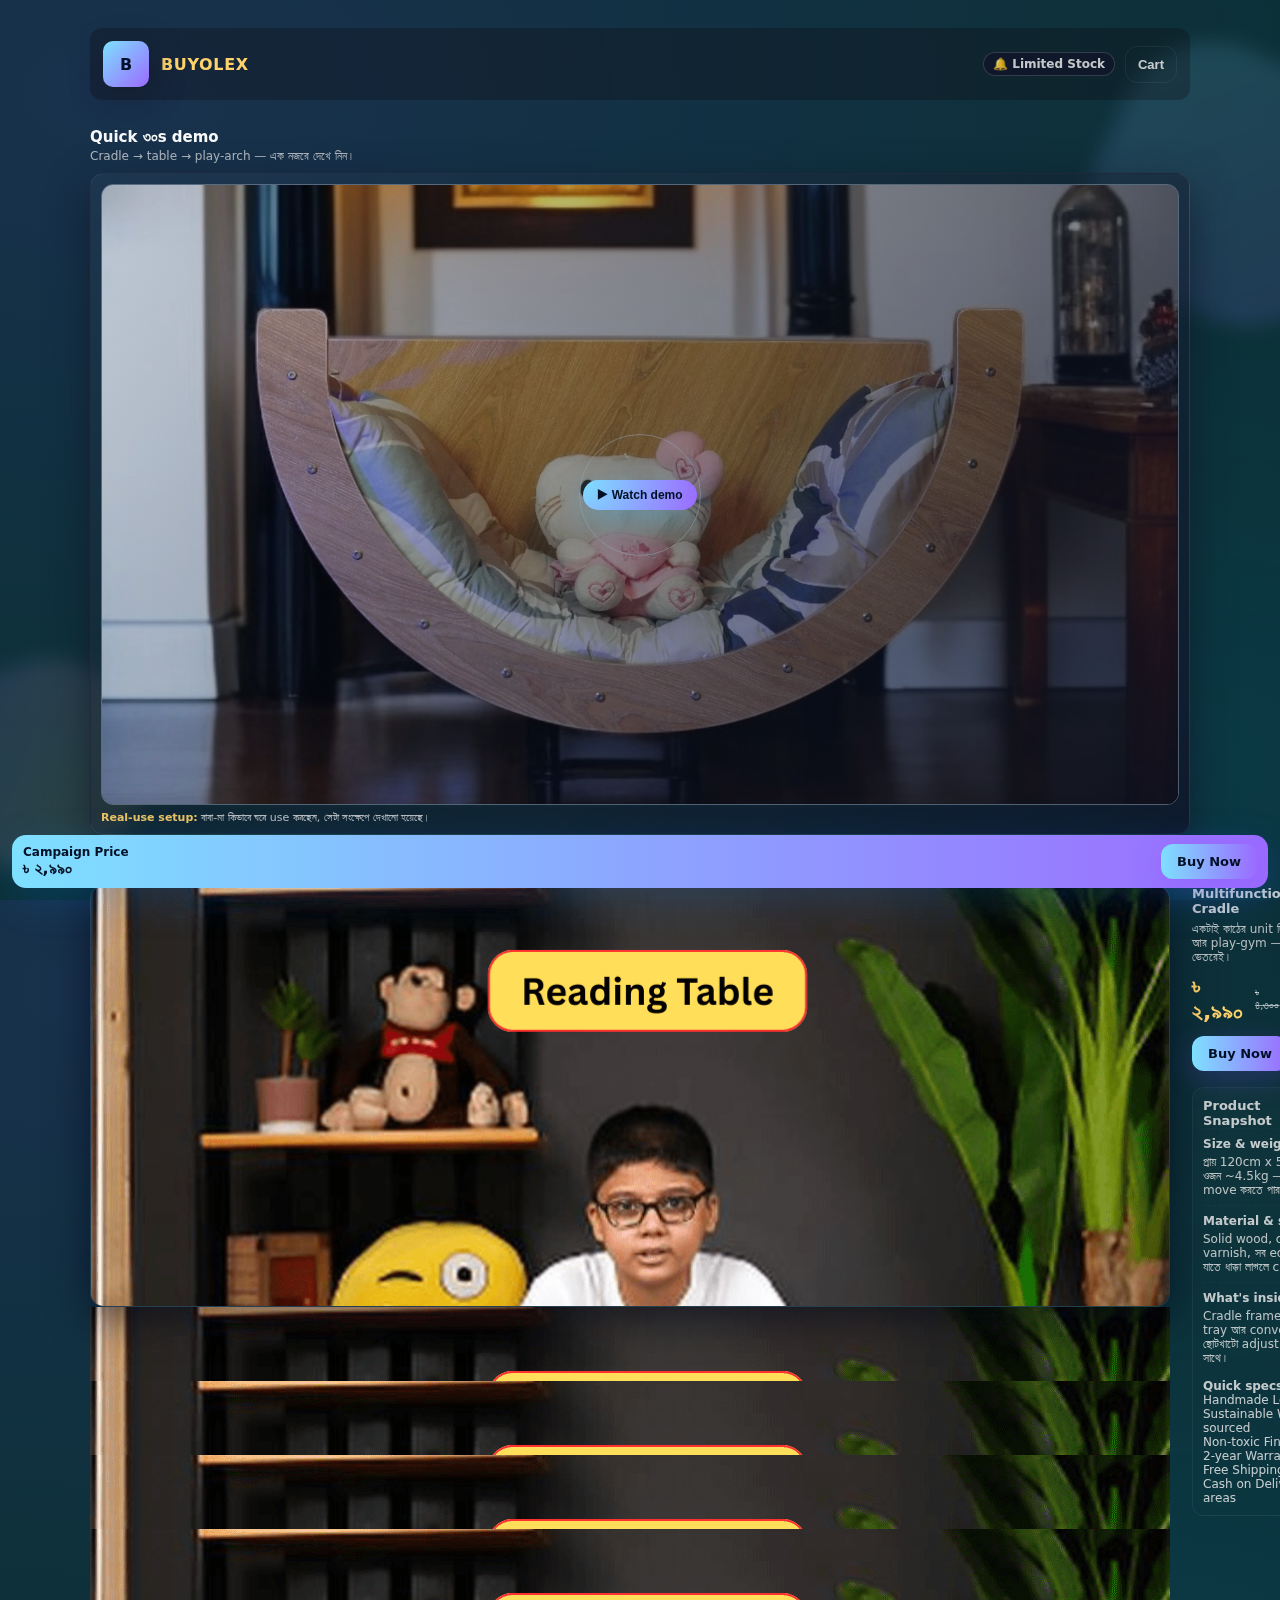
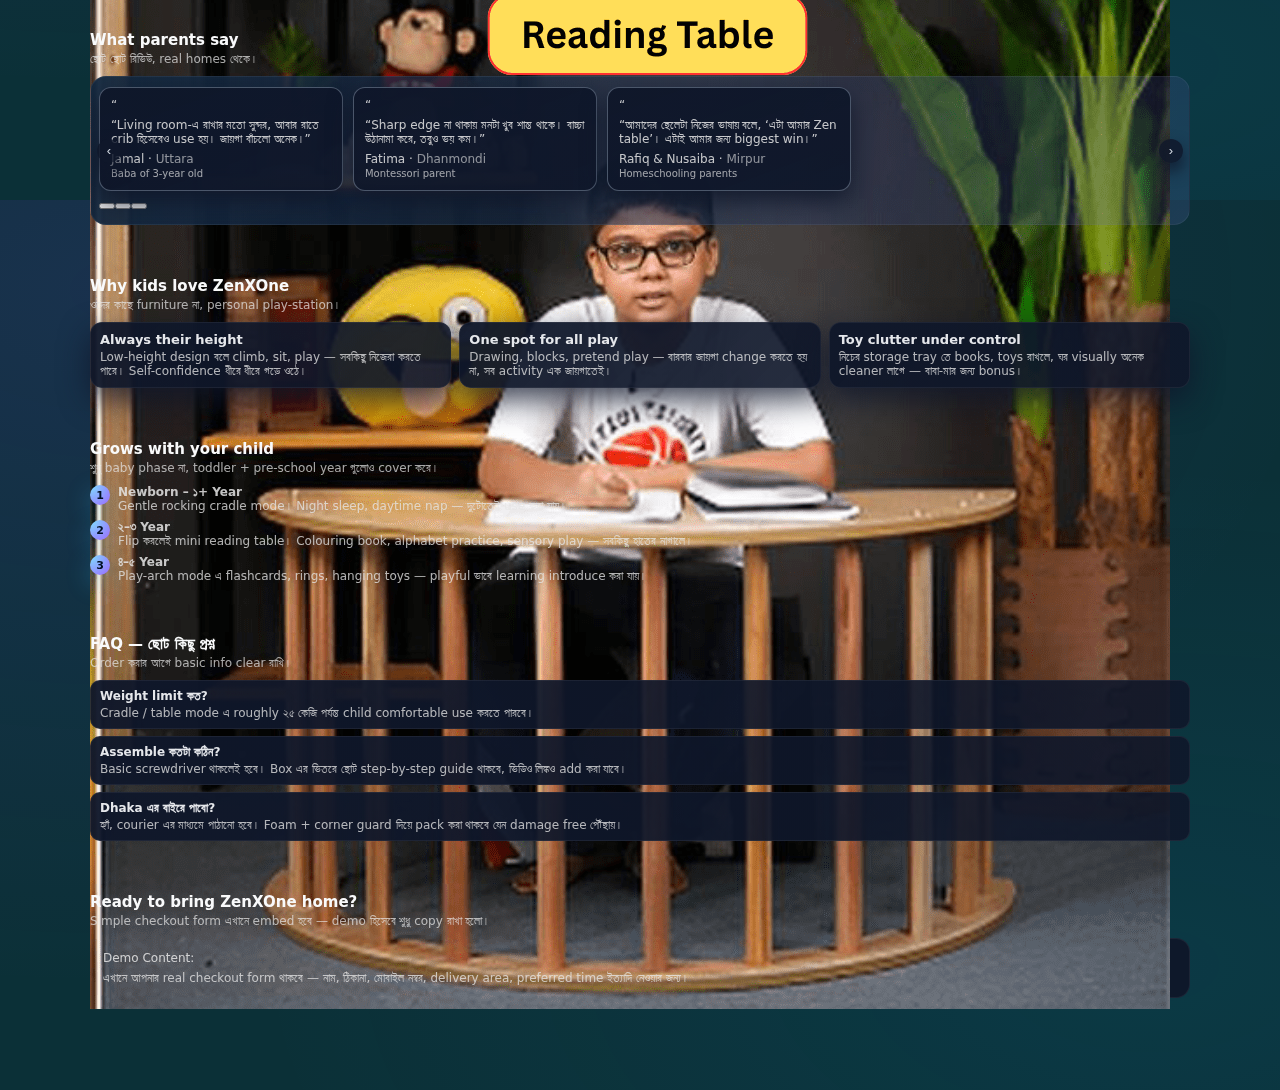
<file: index.html>
<!DOCTYPE html>
<html lang="bn">
<head>
  <meta charset="utf-8" />
  <meta name="viewport" content="width=device-width,initial-scale=1" />
  <title>BUYOLEX 3D Product Landing — Mobile First</title>
  <link rel="stylesheet" href="css/style.css">
</head>
<body>
  <div class="float-shape shape-a"></div>
  <div class="float-shape shape-b"></div>

  <div class="container fade-section">
    <div class="topbar">
      <div class="brand">
        <div class="logo">B</div>
        <div>
          <div style="font-weight:800;color:var(--gold);letter-spacing:0.04em">BUYOLEX</div>
        </div>
      </div>
      <div style="display:flex;align-items:center;gap:10px">
        <div style="font-size:12px;padding:4px 9px;border-radius:999px;border:1px solid rgba(248,250,252,0.16);background:rgba(15,23,42,0.9)">
          🔔 <span style="font-weight:700">Limited Stock</span>
        </div>
        <button class="btn-ghost">Cart</button>
      </div>
    </div>

    <!-- DESKTOP/TABLET TOP VIDEO SECTION -->
    <section class="section-block video-top" aria-label="ZenXOne video demo (desktop)">
      <div class="section-heading">
        <div class="section-heading-title">Quick ৩০s demo</div>
        <div class="section-heading-sub">
          Cradle → table → play-arch — এক নজরে দেখে নিন।
        </div>
      </div>
      <div class="video-card">
        <div class="video-thumb" data-video="https://www.youtube.com/embed/iL_dkXYraXM">
          <img src="media/cradle_picture_thumble.jpg" alt="ZenXOne demo thumbnail"/>
          <div class="video-overlay">
            <div class="play-pulse"></div>
            <button class="play-pill" type="button">
              ▶ Watch demo
            </button>
          </div>
        </div>
        <div class="video-meta">
          <span>Real-use setup:</span> বাবা-মা কিভাবে ঘরে use করছেন, সেটা সংক্ষেপে দেখানো হয়েছে।
        </div>
      </div>
    </section>

    <main class="hero">
      <!-- LEFT: media area (image + mobile video) -->
      <section aria-label="ZenXOne media gallery">
        <div class="media-grid">
          <!-- MOBILE video demo (desktop এ hidden) -->
          <div class="video-area">
            <div class="video-card">
              <div class="video-thumb" data-video="https://www.youtube.com/embed/iL_dkXYraXM">
                <img src="media/cradle_picture_thumble.jpg" alt="Video demo thumbnail"/>
                <div class="video-overlay">
                  <div class="play-pulse"></div>
                  <button class="play-pill" type="button">
                    ▶ Watch 30s demo
                  </button>
                </div>
              </div>
              <div class="video-meta">
                <span>Quick view:</span> cradle থেকে reading desk, আবার play-arch — সব এক ক্লিকে দেখুন।
              </div>
            </div>
          </div>
          
          <!-- primary: images -->
          <div class="primary-area">
            <div class="gallery">
              <div class="main-media card-3d" id="card3d">
                <img id="activeMedia" src="media/rEADING-TABLE.png" alt="ZENXONE multifunctional cradle main view"/>
              </div>
            </div>

            <div class="thumbs" role="tablist" aria-label="Product photos">
              <div class="thumb" role="tab" tabindex="0" data-src="media/rEADING-TABLE.png">
                <img src="media/rEADING-TABLE.png" alt="reading table mode"/>
              </div>
              <div class="thumb" role="tab" tabindex="0" data-src="media/rEADING-TABLE.png">
                <img src="media/rEADING-TABLE.png" alt="Cradle mode"/>
              </div>
              <div class="thumb" role="tab" tabindex="0" data-src="media/rEADING-TABLE.png">
                <img src="media/rEADING-TABLE.png" alt="Play gym mode"/>
              </div>
              <div class="thumb" role="tab" tabindex="0" data-src="media/rEADING-TABLE.png">
                <img src="media/rEADING-TABLE.png" alt="Close-up finish"/>
              </div>
            </div>
          </div>
        </div>
      </section>

      <!-- RIGHT: info / buy -->
      <aside class="info" aria-label="Product info">
        <div style="display:flex;justify-content:space-between;align-items:center;gap:8px">
          <div style="font-size:13px;font-weight:800">
            ZenXOne Multifunctional Cradle
          </div>
          <div style="font-size:11px;opacity:0.8">SKU: CRD-001</div>
        </div>

        <div style="margin-top:6px;font-size:12px;opacity:0.9">
          একটাই কাঠের unit দিয়ে crib, ছোট্ট টেবিল আর play-gym — সবকিছু ঘরের ভেতরেই।
        </div>

        <div style="margin-top:10px;display:flex;align-items:center;gap:10px">
          <div class="price">৳ ২,৯৯০</div>
          <div style="font-size:11px;color:rgba(255,255,255,0.6);text-decoration:line-through">৳ ৪,৩০০</div>
          <div style="font-size:10px;padding:3px 7px;border-radius:999px;background:rgba(34,197,94,0.18);border:1px solid rgba(22,163,74,0.6);color:#bbf7d0;font-weight:600;">
            ৩০% launch offer
          </div>
        </div>

        <div class="buy-row">
          <a class="btn-primary" href="#checkout">Buy Now</a>
        </div>

        <div class="details" id="details">
          <div class="details-title">
            <span>Product Snapshot</span>
            <span class="badge-soft">১–৫ বছর বয়সের জন্য</span>
          </div>
          <div class="acc">
            <h4>Size & weight</h4>
            <p>প্রায় 120cm x 50cm x 60cm, ওজন ~4.5kg — মা নিজেও সহজে move করতে পারবেন।</p>
          </div>
          <div class="acc">
            <h4>Material & safety</h4>
            <p>Solid wood, child-safe varnish, সব edge rounded, যাতে ধাক্কা লাগলে cut না পড়ে।</p>
          </div>
          <div class="acc">
            <h4>What's inside</h4>
            <p>Cradle frame, নিচের storage tray আর convertible arch — ছোটখাটো adjust করার toolkit সাথে।</p>
          </div>

          <div style="margin-top:6px;font-weight:800;font-size:12px;">Quick specs</div>
          <div class="specs">
            <div class="spec">
              Handmade <span>Local craft</span>
            </div>
            <div class="spec">
              Sustainable Wood <span>Ethically sourced</span>
            </div>
            <div class="spec">
              Non-toxic Finish <span>Child-safe</span>
            </div>
            <div class="spec">
              2-year Warranty <span>Structure</span>
            </div>
            <div class="spec">
              Free Shipping <span>Dhaka city</span>
            </div>
            <div class="spec">
              Cash on Delivery <span>Selected areas</span>
            </div>
          </div>
        </div>
      </aside>
    </main>

    <!-- TESTIMONIAL SECTION -->
    <section class="section-block fade-section" id="testimonials">
      <div class="section-heading">
        <div class="section-heading-title">What parents say</div>
        <div class="section-heading-sub">
          ছোট ছোট রিভিউ, real homes থেকে।
        </div>
      </div>

      <div class="testi-slider" aria-label="Parent testimonials">
        <div class="testi-track" id="testiTrack">
          <article class="testi-card">
            <div class="testi-quote-mark">“</div>
            <div>
              “Living room-এ রাখার মতো সুন্দর, আবার রাতে crib হিসেবেও use হয়। জায়গা বাঁচলো অনেক।”
            </div>
            <div class="testi-name">
              <span></span>
              <div>
                Jamal · <span style="opacity:0.7">Uttara</span><br/>
                <span style="font-size:10px;opacity:0.8">Baba of 3-year old</span>
              </div>
            </div>
          </article>

          <article class="testi-card">
            <div class="testi-quote-mark">“</div>
            <div>
              “Sharp edge না থাকায় মনটা খুব শান্ত থাকে। বাচ্চা উঠানামা করে, তবুও ভয় কম।”
            </div>
            <div class="testi-name">
              <span></span>
              <div>
                Fatima · <span style="opacity:0.7">Dhanmondi</span><br/>
                <span style="font-size:10px;opacity:0.8">Montessori parent</span>
              </div>
            </div>
          </article>

          <article class="testi-card">
            <div class="testi-quote-mark">“</div>
            <div>
              “আমাদের ছেলেটা নিজের ভাষায় বলে, ‘এটা আমার Zen table’। এটাই আমার জন্য biggest win।”
            </div>
            <div class="testi-name">
              <span></span>
              <div>
                Rafiq &amp; Nusaiba · <span style="opacity:0.7">Mirpur</span><br/>
                <span style="font-size:10px;opacity:0.8">Homeschooling parents</span>
              </div>
            </div>
          </article>
        </div>

        <div class="testi-nav" aria-hidden="false">
          <button class="testi-btn" type="button" id="testiPrev">‹</button>
          <button class="testi-btn" type="button" id="testiNext">›</button>
        </div>

        <div class="dots" id="testiDots" aria-label="Testimonial navigation dots"></div>
      </div>
    </section>

    <!-- WHY KIDS LOVE -->
    <section class="section-block fade-section">
      <div class="section-heading">
        <div class="section-heading-title">Why kids love ZenXOne</div>
        <div class="section-heading-sub">
          ওদের কাছে furniture না, personal play-station।
        </div>
      </div>

      <div class="feature-grid">
        <article class="feature-card">
          <h4>Always their height</h4>
          <p>Low-height design বলে climb, sit, play — সবকিছু নিজেরা করতে পারে। Self-confidence ধীরে ধীরে গড়ে ওঠে।</p>
        </article>
        <article class="feature-card">
          <h4>One spot for all play</h4>
          <p>Drawing, blocks, pretend play — বারবার জায়গা change করতে হয় না, সব activity এক জায়গাতেই।</p>
        </article>
        <article class="feature-card">
          <h4>Toy clutter under control</h4>
          <p>নিচের storage tray তে books, toys রাখলে, ঘর visually অনেক cleaner লাগে — বাবা-মার জন্য bonus।</p>
        </article>
      </div>
    </section>

    <!-- GROWS WITH YOUR CHILD -->
    <section class="section-block fade-section">
      <div class="section-heading">
        <div class="section-heading-title">Grows with your child</div>
        <div class="section-heading-sub">
          শুধু baby phase না, toddler + pre-school year গুলোও cover করে।
        </div>
      </div>

      <div class="step-row">
        <div class="step">
          <div class="step-index">1</div>
          <div>
            <div style="font-weight:700;font-size:12px">Newborn – ১+ Year</div>
            <div style="font-size:12px;opacity:0.9">
              Gentle rocking cradle mode। Night sleep, daytime nap — দুটোতেই use করা যায়।
            </div>
          </div>
        </div>
        <div class="step">
          <div class="step-index">2</div>
          <div>
            <div style="font-weight:700;font-size:12px">২–৩ Year</div>
            <div style="font-size:12px;opacity:0.9">
              Flip করলেই mini reading table। Colouring book, alphabet practice, sensory play — সবকিছু হাতের নাগালে।
            </div>
          </div>
        </div>
        <div class="step">
          <div class="step-index">3</div>
          <div>
            <div style="font-weight:700;font-size:12px">৪–৫ Year</div>
            <div style="font-size:12px;opacity:0.9">
              Play-arch mode এ flashcards, rings, hanging toys — playful ভাবে learning introduce করা যায়।
            </div>
          </div>
        </div>
      </div>
    </section>

    <!-- FAQ -->
    <section class="section-block fade-section">
      <div class="section-heading">
        <div class="section-heading-title">FAQ — ছোট কিছু প্রশ্ন</div>
        <div class="section-heading-sub">
          Order করার আগে basic info clear রাখি।
        </div>
      </div>

      <div class="faq-list">
        <div class="faq-item">
          <div class="faq-q">Weight limit কত?</div>
          <div class="faq-a">
            Cradle / table mode এ roughly ২৫ কেজি পর্যন্ত child comfortable use করতে পারবে।
          </div>
        </div>
        <div class="faq-item">
          <div class="faq-q">Assemble কতটা কঠিন?</div>
          <div class="faq-a">
            Basic screwdriver থাকলেই হবে। Box এর ভিতরে ছোট step-by-step guide থাকবে, ভিডিও লিঙ্কও add করা যাবে।
          </div>
        </div>
        <div class="faq-item">
          <div class="faq-q">Dhaka এর বাইরে পাবো?</div>
          <div class="faq-a">
            হ্যাঁ, courier এর মাধ্যমে পাঠানো হবে। Foam + corner guard দিয়ে pack করা থাকবে যেন damage free পৌঁছায়।
          </div>
        </div>
      </div>
    </section>

    <!-- checkout anchor (placeholder) -->
    <section class="section-block fade-section" id="checkout">
      <div class="section-heading">
        <div class="section-heading-title">Ready to bring ZenXOne home?</div>
        <div class="section-heading-sub">
          Simple checkout form এখানে embed হবে — demo হিসেবে শুধু copy রাখা হলো।
        </div>
      </div>

      <div style="border-radius:14px;border:1px solid var(--glass-border);padding:12px;background:rgba(15,23,42,0.96);font-size:12px;">
        <p style="margin-top:0;margin-bottom:6px;">Demo Content:</p>
        <p style="margin:0;opacity:0.9;">
          এখানে আপনার real checkout form থাকবে — নাম, ঠিকানা, মোবাইল নম্বর, delivery area, preferred time ইত্যাদি নেওয়ার জন্য।
        </p>
      </div>
    </section>

  </div>

  <!-- sticky CTA (mobile) -->
  <div class="sticky-cta" role="region" aria-label="quick buy">
    <div>
      <div class="sticky-label">Campaign Price</div>
      <div class="price">৳ ২,৯৯০</div>
    </div>
    <a class="btn-primary" href="#checkout">Buy Now</a>
  </div>

  <script src="js/custom.js"></script>
</body>
</html>
</file>
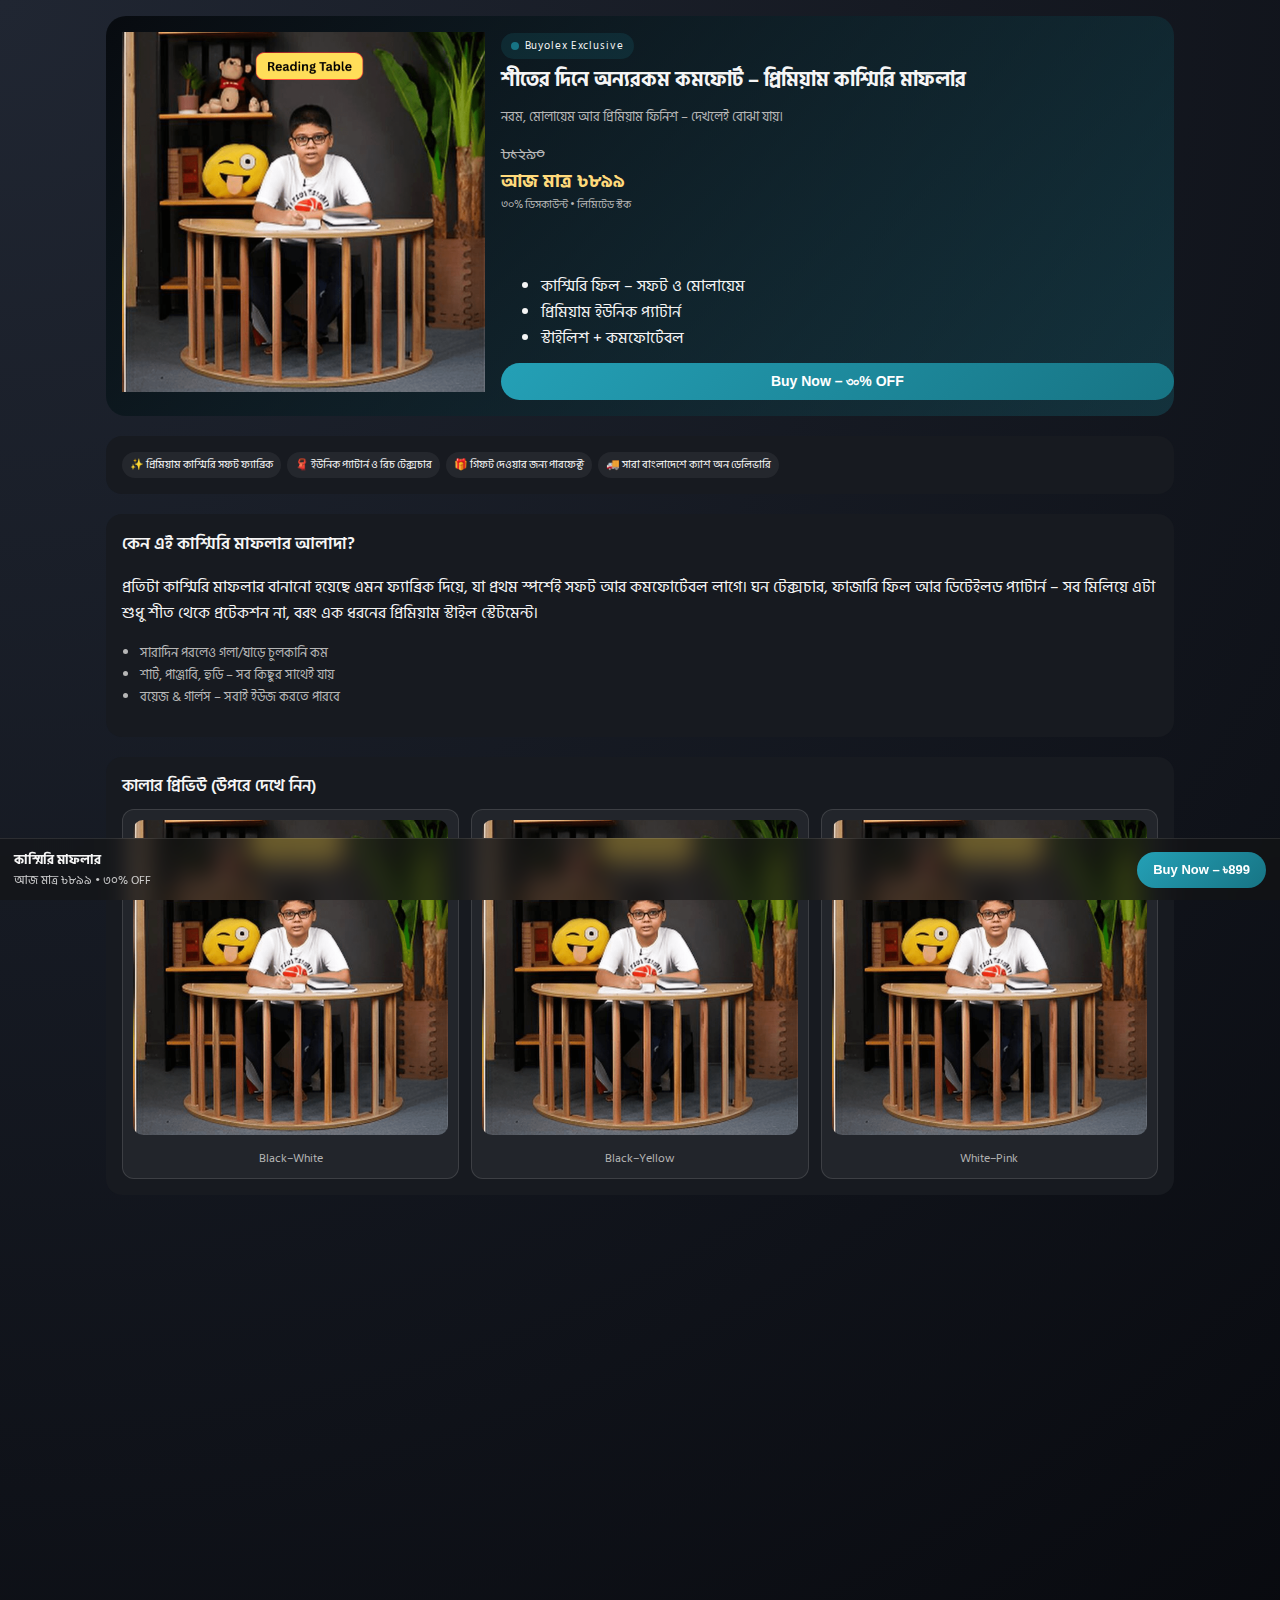
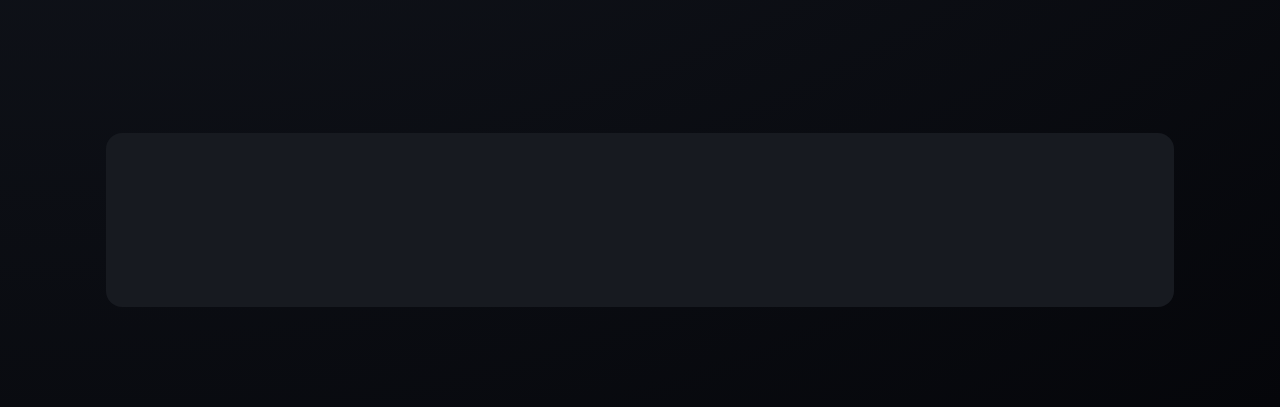
<file: mafler-template/index.html>
<!DOCTYPE html>
<html lang="bn">

<head>
    <meta charset="UTF-8">
    <title>Buyolex – প্রিমিয়াম কাশ্মিরি মাফলার</title>
    <meta name="viewport" content="width=device-width, initial-scale=1">
    <link href="https://fonts.googleapis.com/css2?family=Hind+Siliguri:wght@300;400;500;600;700&display=swap"
        rel="stylesheet">


    <!-- Simple custom CSS -->
    <link rel="stylesheet" href="css/style.css">

</head>

<body>
    <div class="container">

        <!-- HERO -->
        <section class="hero">
            <div class="hero-top">
                <!-- hero-img wrapper -->
                <div class="hero-img" id="heroImg">
                    <img src="images/reading-table.png" alt="">
                </div>
                <div class="hero-content">
                    <div>
                        <div class="badge"><span class="badge-dot"></span> Buyolex Exclusive</div>
                        <h1>শীতের দিনে অন্যরকম কমফোর্ট – প্রিমিয়াম কাশ্মিরি মাফলার</h1>
                        <p class="subheading">নরম, মোলায়েম আর প্রিমিয়াম ফিনিশ – দেখলেই বোঝা যায়।</p>

                        <div><span class="price-regular">৳১২৯০</span></div>
                        <div><span class="price-now" id="product-discount-price" data-price="899">আজ মাত্র ৳৮৯৯</span>
                        </div>
                        <div style="font-size:11px;color:var(--text-muted);">৩০% ডিসকাউন্ট • লিমিটেড স্টক</div>
                    </div>
                </div>
            </div>

            <div class="hero-bullet-cta-btn">
                <ul class="hero-bullets">
                    <li>কাশ্মিরি ফিল – সফট ও মোলায়েম</li>
                    <li>প্রিমিয়াম ইউনিক প্যাটার্ন</li>
                    <li>স্টাইলিশ + কমফোর্টেবল</li>
                </ul>

                <button class="cta-btn">
                    Buy Now – ৩০% OFF
                </button>
            </div>
        </section>


        <!-- HIGHLIGHTS -->
        <section class="section motion-scale">
            <div class="chips">
                <div class="chip">✨ প্রিমিয়াম কাশ্মিরি সফট ফ্যাব্রিক</div>
                <div class="chip">🧣 ইউনিক প্যাটার্ন ও রিচ টেক্সচার</div>
                <div class="chip">🎁 গিফট দেওয়ার জন্য পারফেক্ট</div>
                <div class="chip">🚚 সারা বাংলাদেশে ক্যাশ অন ডেলিভারি</div>
            </div>
        </section>

        <!-- PRODUCT DETAIL -->
        <section class="section motion-scale">
            <div class="section-title">কেন এই কাশ্মিরি মাফলার আলাদা?</div>
            <p>
                প্রতিটা কাশ্মিরি মাফলার বানানো হয়েছে এমন ফ্যাব্রিক দিয়ে, যা প্রথম স্পর্শেই সফট আর কমফোর্টেবল লাগে।
                ঘন টেক্সচার, ফাজারি ফিল আর ডিটেইলড প্যাটার্ন – সব মিলিয়ে এটা শুধু শীত থেকে প্রটেকশন না, বরং
                এক ধরনের প্রিমিয়াম স্টাইল স্টেটমেন্ট।
            </p>
            <ul style="font-size:13px;color:var(--text-muted);margin-top:6px;padding-left:18px;">
                <li>সারাদিন পরলেও গলা/ঘাড়ে চুলকানি কম</li>
                <li>শার্ট, পাঞ্জাবি, হুডি – সব কিছুর সাথেই যায়</li>
                <li>বয়েজ & গার্লস – সবাই ইউজ করতে পারবে</li>
            </ul>
        </section>


        <!-- COLOR PREVIEW -->
        <section class="color-preview-section motion-scale">
            <div class="color-preview-title">কালার প্রিভিউ (উপরে দেখে নিন)</div>

            <div class="color-grid">
                <div class="color-item">
                    <img src="images/reading-table.png">
                    <div class="color-name">Black–White</div>
                </div>

                <div class="color-item">
                    <img src="images/reading-table.png">
                    <div class="color-name">Black–Yellow</div>
                </div>

                <div class="color-item">
                    <img src="images/reading-table.png">
                    <div class="color-name">White–Pink</div>
                </div>
            </div>
        </section>

        <!-- WHY BUYOLEX -->
        <section class="section motion-scale">
            <div class="section-title">কেন Buyolex থেকে নেবেন?</div>
            <ul style="font-size:13px;color:var(--text-muted);padding-left:18px;">
                <li>সিলেক্টেড প্রিমিয়াম কালেকশন – নরমাল হাট-বাজার কোয়ালিটি না</li>
                <li>প্রতিটি প্রডাক্ট হাতে ধরে চেক করে পাঠানো হয়</li>
                <li>ব্র্যান্ড কালার, ব্র্যান্ড প্যাকেজিং – গিফট হিসেবেও শোভাবান</li>
                <li>ইয়াং, স্টাইলিশ অডিয়েন্সকে মাথায় রেখে ডিজাইন সিলেকশন</li>
            </ul>
            <p class="note">
                আপনি যেটা পরবেন, সেটাই আপনার স্টাইলকে রিপ্রেজেন্ট করবে – তাই Buyolex কেবল সেই প্রডাক্টই রাখে,
                যেগুলো আমরা নিজেরাও গর্ব করে ব্যবহার করতে পারি।
            </p>
        </section>


        <!------------------------ REVIEWS ------------------------>
        <section class="testimonial-section motion-scale">
            <h2 class="review-section-title">কাস্টমাররা যা বলছেন</h2>

            <div class="testi-slider-wrapper">
                <div class="testi-slider">

                    <article class="testi-card">
                        <div class="testi-header">
                            <div class="testi-person">
                                <div class="testi-avatar">J</div>
                                <div class="testi-meta">
                                    <div class="testi-name-line">
                                        Jamal <span>· Uttara</span>
                                    </div>
                                    <div class="testi-stars">★★★★★</div>
                                </div>
                            </div>
                        </div>
                        <p class="testi-quote">
                            “Living room-এ রাখার মতো সুন্দর, আবার রাতে crib হিসেবেও use হয়। একই furniture দুভাবে কাজ
                            করায় জায়গা বাঁচলো অনেক।”
                        </p>
                    </article>

                    <article class="testi-card">
                        <div class="testi-header">
                            <div class="testi-person">
                                <div class="testi-avatar">N</div>
                                <div class="testi-meta">
                                    <div class="testi-name-line">
                                        Nadia <span>· Mirpur</span>
                                    </div>
                                    <div class="testi-stars">★★★★★</div>
                                </div>
                            </div>
                        </div>
                        <p class="testi-quote">
                            “কালারটা হাতে পাওয়ার পর মনে হয়েছে আরও সুন্দর! Build quality 10/10.”
                        </p>
                    </article>

                    <article class="testi-card">
                        <div class="testi-header">
                            <div class="testi-person">
                                <div class="testi-avatar">F</div>
                                <div class="testi-meta">
                                    <div class="testi-name-line">
                                        Fahim <span>· Banani</span>
                                    </div>
                                    <div class="testi-stars">★★★★★</div>
                                </div>
                            </div>
                        </div>
                        <p class="testi-quote">
                            “Gift হিসেবে নিয়েছিলাম, সামনের মানুষটার রিঅ্যাকশন দেখেই বুঝলাম ঠিক জায়গায় টাকা খরচ করেছি।”
                        </p>
                    </article>

                </div>

                <!-- Arrows -->
                <button class="testi-arrow left">&#10094;</button>
                <button class="testi-arrow right">&#10095;</button>
            </div>
            <div class="testi-dots"></div>
        </section>
        <script>
            const tSlider = document.querySelector(".testi-slider");
            const tDotsContainer = document.querySelector(".testi-dots");
            const tCards = document.querySelectorAll(".testi-card");

            let tIndex = 0;
            let tTotal = tCards.length;

            // Create dots
            for (let i = 0; i < tTotal; i++) {
                let dot = document.createElement("span");
                if (i === 0) dot.classList.add("active");
                dot.addEventListener("click", () => moveTo(i));
                tDotsContainer.appendChild(dot);
            }

            function updateDots() {
                document.querySelectorAll(".testi-dots span").forEach(dot => {
                    dot.classList.remove("active");
                });
                document.querySelectorAll(".testi-dots span")[tIndex].classList.add("active");
            }

            function moveTo(i) {
                tIndex = i;
                tSlider.style.transform = `translateX(-${tIndex * 100}%)`;
                updateDots();
            }

            // Arrows
            document.querySelector(".testi-arrow.left").onclick = () => {
                tIndex = tIndex > 0 ? tIndex - 1 : tTotal - 1;
                moveTo(tIndex);
            };
            document.querySelector(".testi-arrow.right").onclick = () => {
                tIndex = tIndex < tTotal - 1 ? tIndex + 1 : 0;
                moveTo(tIndex);
            };

            // Swipe
            let startX = 0;

            tSlider.addEventListener("touchstart", (e) => {
                startX = e.touches[0].clientX;
            });

            tSlider.addEventListener("touchend", (e) => {
                let endX = e.changedTouches[0].clientX;
                if (startX - endX > 50) {
                    tIndex = tIndex < tTotal - 1 ? tIndex + 1 : 0;
                    moveTo(tIndex);
                }
                if (endX - startX > 50) {
                    tIndex = tIndex > 0 ? tIndex - 1 : tTotal - 1;
                    moveTo(tIndex);
                }
            });
        </script>




        <!-- DELIVERY -->
        <section class="section motion-stagger">
            <div class="section-title">ডেলিভারি & রিটার্ন পলিসি</div>
            <ul style="font-size:13px;color:var(--text-muted);padding-left:18px;">
                <li>🚚 সারা বাংলাদেশে হোম ডেলিভারি</li>
                <li>💵 ক্যাশ অন ডেলিভারি – হাতে পেয়ে পেমেন্ট</li>
                <li>📦 ডেলিভারি চার্জ: ঢাকা ৮০ টাকা, ঢাকার বাইরে ১২০ টাকা</li>
                <li>🔄 হাতে নেওয়ার পর পছন্দ না হলে সাথে সাথে কেবল ডেলিভারি চার্জ দিয়ে রিটার্ন করতে পারবেন</li>
            </ul>
        </section>





        <div id="orderModal" class="modal">
            <div class="modal-content">
                <span class="close-btn" id="closeModal">&times;</span>

                <!-- HEADER -->
                <div class="modal-header">অর্ডার করতে নিচের ফর্মটি পূরণ করুন</div>

                <!-- BODY (Scroll) -->
                <div class="modal-body">
                    <form method="post">
                        <div class="field-group">
                            <label for="name">নাম</label>
                            <input type="text" id="name" name="name" required>
                        </div>

                        <div class="field-group">
                            <label for="phone">মোবাইল নম্বর</label>
                            <input type="tel" id="phone" name="phone" required>
                        </div>

                        <div class="field-group">
                            <label for="address">ঠিকানা</label>
                            <textarea id="address" name="address" required></textarea>
                        </div>

                        <div class="field-group">
                            <label for="location">আপনি কোথায় আছেন?</label>
                            <select id="location" name="location" required>
                                <option value="">-- সিলেক্ট করুন --</option>
                                <option value="dhaka">ঢাকা বিভাগ</option>
                                <option value="outside">ঢাকার বাইরে</option>
                            </select>
                        </div>

                        <div class="field-group">
                            <label for="color">কালার সিলেক্ট করুন</label>
                            <select id="color" name="color" required>
                                <option value="">-- সিলেক্ট করুন --</option>
                                <option value="Black-White">Black–White</option>
                                <option value="Black-Yellow">Black–Yellow</option>
                                <option value="White-Pink">White–Pink</option>
                            </select>
                        </div>

                        <div class="field-group qty-group">
                            <label for="qty">পরিমাণ (Qty)</label>
                            <div class="qty-input-wrapper">
                                <button type="button" class="qty-btn minus">−</button>
                                <input type="number" id="qty" name="qty" min="1" value="1" required>
                                <button type="button" class="qty-btn plus">+</button>
                            </div>
                        </div>

                        <div class="field-group">
                            <label for="notes">নোট (ঐচ্ছিক)</label>
                            <textarea id="notes" name="notes"></textarea>
                        </div>

                        <button type="submit" class="cta-btn">অর্ডার কনফার্ম করুন</button>
                    </form>
                </div>

                <!-- FOOTER -->
                <div class="modal-footer" id="totalDisplay">
                    মোট মূল্য: ৳৮৯৯
                </div>
            </div>
        </div>



    </div>

    <!-- STICKY BUY NOW BAR -->
    <div class="sticky-bar">
        <div class="sticky-info">
            <strong>কাস্মিরি মাফলার</strong><br>
            <span style="opacity:.8">আজ মাত্র ৳৮৯৯ • ৩০% OFF</span>
        </div>

        <button class="sticky-buy-btn">
            Buy Now – <span id="stickyTotalPrice">৳৮৯৯</span>
        </button>
        <!-- <button class="sticky-buy-btn"
            onclick="document.getElementById('orderForm').scrollIntoView({behavior:'smooth'});">
            Buy Now – <span id="stickyTotalPrice">৳৮৯৯</span>
        </button> -->
    </div>


    <script>
        const modal = document.getElementById("orderModal");
        const stickyBtn = document.querySelector(".sticky-buy-btn");
        const ctaButtons = document.querySelectorAll(".cta-btn");
        const closeBtn = document.getElementById("closeModal");

        // Sticky Buy Button → Open Modal
        if (stickyBtn) {
            stickyBtn.addEventListener("click", () => {
                modal.style.display = "flex";
            });
        }

        // Any CTA button → Open Modal
        ctaButtons.forEach(btn => {
            btn.addEventListener("click", () => {
                modal.style.display = "flex";
            });
        });

        // Close Button
        closeBtn.addEventListener("click", () => {
            modal.style.display = "none";
        });

        // Click outside to close modal
        window.addEventListener("click", (e) => {
            if (e.target === modal) {
                modal.style.display = "none";
            }
        });

        // Quantity (Increment/Decrement)============
        document.querySelectorAll('.qty-group').forEach(group => {
            const input = group.querySelector('input[type="number"]');
            const btnPlus = group.querySelector('.plus');
            const btnMinus = group.querySelector('.minus');

            btnPlus.addEventListener('click', () => {
                input.value = parseInt(input.value) + 1;
                updateTotal(); // Optional: call function to update price
            });

            btnMinus.addEventListener('click', () => {
                if (parseInt(input.value) > parseInt(input.min)) {
                    input.value = parseInt(input.value) - 1;
                    updateTotal(); // Optional: call function to update price
                }
            });
        });
    </script>

    <!-- TOTAL PRICE JS -->
    <script>
        const productDiscountPrice = document.getElementById("product-discount-price");
        const basePrice = parseInt(productDiscountPrice.dataset.price);
        const deliveryDhaka = 80;
        const deliveryOutside = 120;

        const qtyField = document.getElementById("qty");
        const locationField = document.getElementById("location");

        const totalDisplay = document.getElementById("totalDisplay");
        const stickyTotalPrice = document.getElementById("stickyTotalPrice");

        function updateTotal() {
            const qty = parseInt(qtyField.value) || 1;
            const location = locationField.value;

            let delivery = 0;
            if (location === "dhaka") delivery = deliveryDhaka;
            else if (location === "outside") delivery = deliveryOutside;

            const total = (qty * basePrice) + delivery;

            totalDisplay.innerHTML = `মোট মূল্য: ৳${total}`;
            stickyTotalPrice.innerHTML = `৳${total}`;
        }

        qtyField.addEventListener("input", updateTotal);
        locationField.addEventListener("change", updateTotal);

        updateTotal();
    </script>


    <script src="js/custom.js"></script>

</body>

</html>
</file>
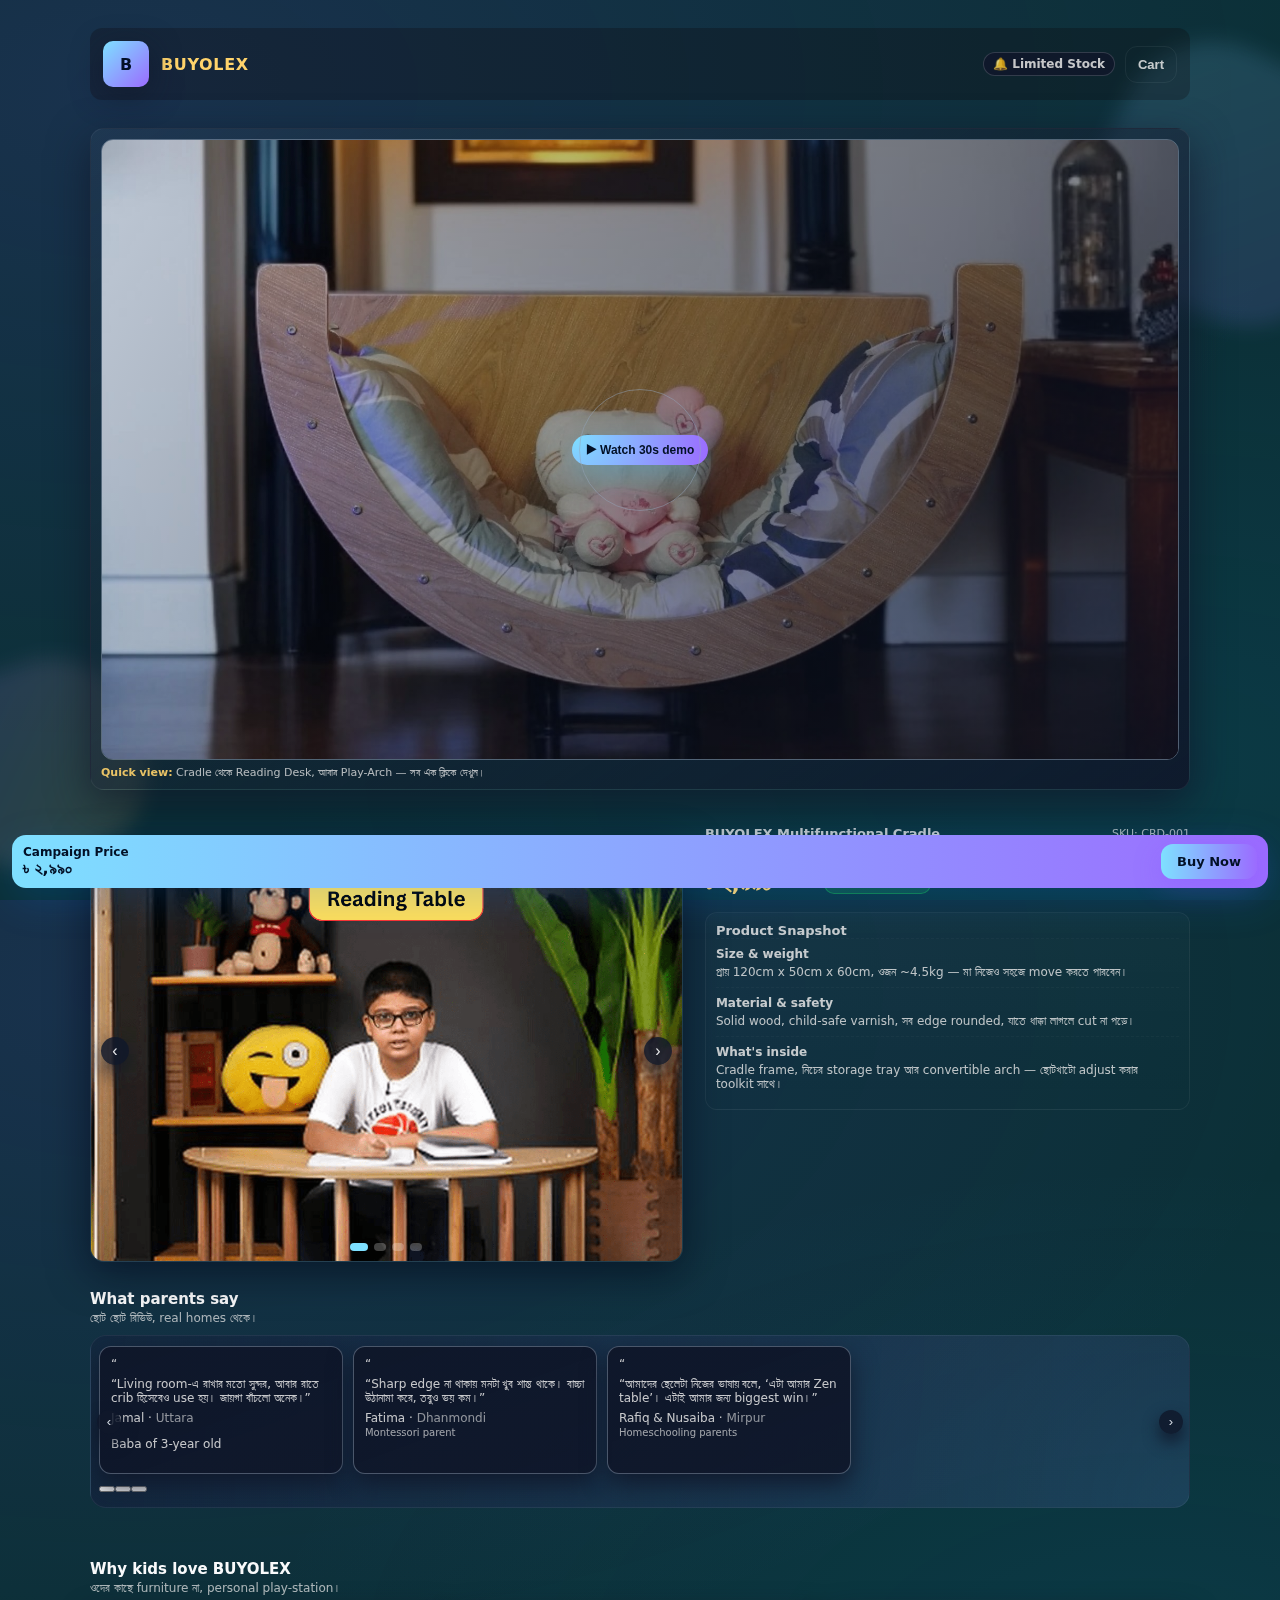
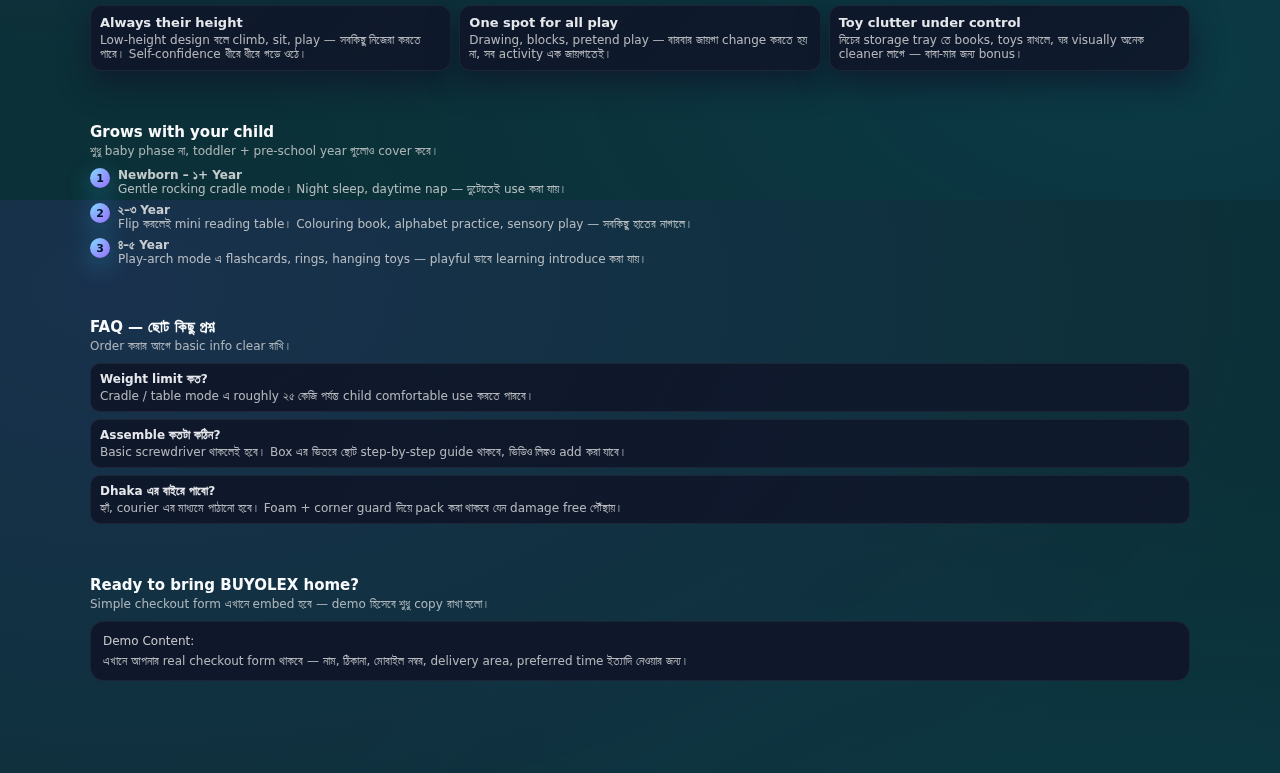
<file: index copy.html>
<!DOCTYPE html>
<html lang="bn">
<head>
  <meta charset="utf-8" />
  <meta name="viewport" content="width=device-width,initial-scale=1" />
  <title>BUYOLEX 3D Product Landing — Mobile First</title>
  <link rel="stylesheet" href="css/style.css">
</head>
<body>
  <div class="float-shape shape-a"></div>
  <div class="float-shape shape-b"></div>

  <div class="container fade-section">
    <div class="topbar">
      <div class="brand">
        <div class="logo">B</div>
        <div>
          <div style="font-weight:800;color:var(--gold);letter-spacing:0.04em">BUYOLEX</div>
        </div>
      </div>
      <div style="display:flex;align-items:center;gap:10px">
        <div style="font-size:12px;padding:4px 9px;border-radius:999px;border:1px solid rgba(248,250,252,0.16);background:rgba(15,23,42,0.9)">
          🔔 <span style="font-weight:700">Limited Stock</span>
        </div>
        <button class="btn-ghost">Cart</button>
      </div>
    </div>

    <!-- DESKTOP/TABLET TOP VIDEO SECTION -->
    <section class="section-block video-top" aria-label="BUYOLEX video demo (desktop)">
      <!-- <div class="section-heading">
        <div class="section-heading-title">Quick 30s demo</div>
        <div class="section-heading-sub">
          Cradle → table → play-arch — এক নজরে দেখে নিন।
        </div>
      </div> -->
      <div class="video-card">
        <div class="video-thumb" data-video="https://www.youtube.com/embed/iL_dkXYraXM">
          <img src="media/cradle_picture_thumble.jpg" alt="BUYOLEX demo thumbnail"/>
          <div class="video-overlay">
            <div class="play-pulse"></div>
            <button class="play-pill" type="button">
              ▶ Watch 30s demo
            </button>
          </div>
        </div>
        <div class="video-meta">
          <span>Quick view:</span> Cradle থেকে Reading Desk, আবার Play-Arch — সব এক ক্লিকে দেখুন।
        </div>
      </div>
    </section>

    <main class="hero">
      <!-- LEFT: media area (image + mobile video) -->
      <section aria-label="BUYOLEX media gallery">
        <div class="media-grid">
          <!-- MOBILE video demo (desktop এ hidden) -->
          <div class="video-area">
            <div class="video-card">
              <div class="video-thumb" data-video="https://www.youtube.com/embed/iL_dkXYraXM">
                <img src="media/cradle_picture_thumble.jpg" alt="Video demo thumbnail"/>
                <div class="video-overlay">
                  <div class="play-pulse"></div>
                  <button class="play-pill" type="button">
                    ▶ Watch 30s demo
                  </button>
                </div>
              </div>
              <div class="video-meta">
                <span>Quick view:</span> Cradle থেকে Reading Desk, আবার Play-Arch — সব এক ক্লিকে দেখুন।
              </div>
            </div>
          </div>
          
          <!-- primary: images -->
          <div class="primary-area">
            <div class="gallery">
              <div class="main-media card-3d slider" id="card3d">
                <div class="slider-track" id="imageSliderTrack">
                  <!-- Slide 1 -->
                  <div class="slide">
                    <img src="media/rEADING-TABLE.png" alt="BUYOLEX multifunctional cradle main view 1" />
                  </div>
                  <!-- Slide 2 -->
                  <div class="slide">
                    <img src="media/rEADING-TABLE.png" alt="BUYOLEX multifunctional cradle main view 2" />
                  </div>
                  <!-- Slide 3 -->
                  <div class="slide">
                    <img src="media/rEADING-TABLE.png" alt="BUYOLEX multifunctional cradle main view 3" />
                  </div>
                  <!-- Slide 4 -->
                  <div class="slide">
                    <img src="media/rEADING-TABLE.png" alt="BUYOLEX multifunctional cradle main view 4" />
                  </div>
                </div>

                <!-- arrow controls -->
                <button class="slider-nav prev" type="button" aria-label="Previous image">‹</button>
                <button class="slider-nav next" type="button" aria-label="Next image">›</button>

                <!-- dots -->
                <div class="slider-dots" id="imageSliderDots" aria-label="Image slider dots"></div>
              </div>
            </div>
          </div>

        </div>
      </section>

      <!-- RIGHT: info / buy -->
      <aside class="info" aria-label="Product info">
        <div style="display:flex;justify-content:space-between;align-items:center;gap:8px">
          <div style="font-size:13px;font-weight:800">
            BUYOLEX Multifunctional Cradle
          </div>
          <div style="font-size:11px;opacity:0.8">SKU: CRD-001</div>
        </div>

        <div style="margin-top:6px;font-size:12px;opacity:0.9">
          একটাই কাঠের Unit দিয়ে Crib, ছোট্ট টেবিল আর Play-Gym — সবকিছু ঘরের ভেতরেই।
        </div>

        <div style="margin-top:10px;display:flex;align-items:center;gap:10px">
          <div class="price">৳ ২,৯৯০</div>
          <div style="font-size:11px;color:rgba(255,255,255,0.6);text-decoration:line-through">৳ ৪,৩০০</div>
          <div style="font-size:10px;padding:3px 7px;border-radius:999px;background:rgba(34,197,94,0.18);border:1px solid rgba(22,163,74,0.6);color:#bbf7d0;font-weight:600;">
            ৩০% launch offer
          </div>
        </div>

        <!-- <div class="buy-row">
          <a class="btn-primary" href="#checkout">Buy Now</a>
        </div> -->

        <div class="details" id="details">
          <div class="details-title">
            <span>Product Snapshot</span>
          </div>
          <div class="acc">
            <h4>Size & weight</h4>
            <p>প্রায় 120cm x 50cm x 60cm, ওজন ~4.5kg — মা নিজেও সহজে move করতে পারবেন।</p>
          </div>
          <div class="acc">
            <h4>Material & safety</h4>
            <p>Solid wood, child-safe varnish, সব edge rounded, যাতে ধাক্কা লাগলে cut না পড়ে।</p>
          </div>
          <div class="acc">
            <h4>What's inside</h4>
            <p>Cradle frame, নিচের storage tray আর convertible arch — ছোটখাটো adjust করার toolkit সাথে।</p>
          </div>

          <!-- <div style="margin-top:6px;font-weight:800;font-size:12px;">Quick specs</div>
          <div class="specs">
            <div class="spec">
              Handmade <span>Local craft</span>
            </div>
            <div class="spec">
              Sustainable Wood <span>Ethically sourced</span>
            </div>
            <div class="spec">
              Non-toxic Finish <span>Child-safe</span>
            </div>
            <div class="spec">
              2-year Warranty <span>Structure</span>
            </div>
            <div class="spec">
              Free Shipping <span>Dhaka city</span>
            </div>
            <div class="spec">
              Cash on Delivery <span>Selected areas</span>
            </div>
          </div> -->
        </div>
      </aside>
    </main>

    <!-- TESTIMONIAL SECTION -->
    <section class="section-block fade-section" id="testimonials">
      <div class="section-heading">
        <div class="section-heading-title">What parents say</div>
        <div class="section-heading-sub">
          ছোট ছোট রিভিউ, real homes থেকে।
        </div>
      </div>

      <div class="testi-slider" aria-label="Parent testimonials">
        <div class="testi-track" id="testiTrack">
          <article class="testi-card">
            <div class="testi-quote-mark">“</div>
            <div>
              “Living room-এ রাখার মতো সুন্দর, আবার রাতে crib হিসেবেও use হয়। জায়গা বাঁচলো অনেক।”
            </div>
            <div class="testi-name">
              <!-- <span></span> -->
              <div>
                Jamal · <a style="opacity:0.7">Uttara</a><br/>
                <p>Baba of 3-year old</p>
                <!-- <span style="font-size:10px;opacity:0.8">Baba of 3-year old</span> -->
              </div>
            </div>
          </article>

          <article class="testi-card">
            <div class="testi-quote-mark">“</div>
            <div>
              “Sharp edge না থাকায় মনটা খুব শান্ত থাকে। বাচ্চা উঠানামা করে, তবুও ভয় কম।”
            </div>
            <div class="testi-name">
              <span></span>
              <div>
                Fatima · <span style="opacity:0.7">Dhanmondi</span><br/>
                <span style="font-size:10px;opacity:0.8">Montessori parent</span>
              </div>
            </div>
          </article>

          <article class="testi-card">
            <div class="testi-quote-mark">“</div>
            <div>
              “আমাদের ছেলেটা নিজের ভাষায় বলে, ‘এটা আমার Zen table’। এটাই আমার জন্য biggest win।”
            </div>
            <div class="testi-name">
              <span></span>
              <div>
                Rafiq &amp; Nusaiba · <span style="opacity:0.7">Mirpur</span><br/>
                <span style="font-size:10px;opacity:0.8">Homeschooling parents</span>
              </div>
            </div>
          </article>
        </div>

        <div class="testi-nav" aria-hidden="false">
          <button class="testi-btn" type="button" id="testiPrev">‹</button>
          <button class="testi-btn" type="button" id="testiNext">›</button>
        </div>

        <div class="dots" id="testiDots" aria-label="Testimonial navigation dots"></div>
      </div>
    </section>

    <!-- WHY KIDS LOVE -->
    <section class="section-block fade-section">
      <div class="section-heading">
        <div class="section-heading-title">Why kids love BUYOLEX</div>
        <div class="section-heading-sub">
          ওদের কাছে furniture না, personal play-station।
        </div>
      </div>

      <div class="feature-grid">
        <article class="feature-card">
          <h4>Always their height</h4>
          <p>Low-height design বলে climb, sit, play — সবকিছু নিজেরা করতে পারে। Self-confidence ধীরে ধীরে গড়ে ওঠে।</p>
        </article>
        <article class="feature-card">
          <h4>One spot for all play</h4>
          <p>Drawing, blocks, pretend play — বারবার জায়গা change করতে হয় না, সব activity এক জায়গাতেই।</p>
        </article>
        <article class="feature-card">
          <h4>Toy clutter under control</h4>
          <p>নিচের storage tray তে books, toys রাখলে, ঘর visually অনেক cleaner লাগে — বাবা-মার জন্য bonus।</p>
        </article>
      </div>
    </section>

    <!-- GROWS WITH YOUR CHILD -->
    <section class="section-block fade-section">
      <div class="section-heading">
        <div class="section-heading-title">Grows with your child</div>
        <div class="section-heading-sub">
          শুধু baby phase না, toddler + pre-school year গুলোও cover করে।
        </div>
      </div>

      <div class="step-row">
        <div class="step">
          <div class="step-index">1</div>
          <div>
            <div style="font-weight:700;font-size:12px">Newborn – ১+ Year</div>
            <div style="font-size:12px;opacity:0.9">
              Gentle rocking cradle mode। Night sleep, daytime nap — দুটোতেই use করা যায়।
            </div>
          </div>
        </div>
        <div class="step">
          <div class="step-index">2</div>
          <div>
            <div style="font-weight:700;font-size:12px">২–৩ Year</div>
            <div style="font-size:12px;opacity:0.9">
              Flip করলেই mini reading table। Colouring book, alphabet practice, sensory play — সবকিছু হাতের নাগালে।
            </div>
          </div>
        </div>
        <div class="step">
          <div class="step-index">3</div>
          <div>
            <div style="font-weight:700;font-size:12px">৪–৫ Year</div>
            <div style="font-size:12px;opacity:0.9">
              Play-arch mode এ flashcards, rings, hanging toys — playful ভাবে learning introduce করা যায়।
            </div>
          </div>
        </div>
      </div>
    </section>

    <!-- FAQ -->
    <section class="section-block fade-section">
      <div class="section-heading">
        <div class="section-heading-title">FAQ — ছোট কিছু প্রশ্ন</div>
        <div class="section-heading-sub">
          Order করার আগে basic info clear রাখি।
        </div>
      </div>

      <div class="faq-list">
        <div class="faq-item">
          <div class="faq-q">Weight limit কত?</div>
          <div class="faq-a">
            Cradle / table mode এ roughly ২৫ কেজি পর্যন্ত child comfortable use করতে পারবে।
          </div>
        </div>
        <div class="faq-item">
          <div class="faq-q">Assemble কতটা কঠিন?</div>
          <div class="faq-a">
            Basic screwdriver থাকলেই হবে। Box এর ভিতরে ছোট step-by-step guide থাকবে, ভিডিও লিঙ্কও add করা যাবে।
          </div>
        </div>
        <div class="faq-item">
          <div class="faq-q">Dhaka এর বাইরে পাবো?</div>
          <div class="faq-a">
            হ্যাঁ, courier এর মাধ্যমে পাঠানো হবে। Foam + corner guard দিয়ে pack করা থাকবে যেন damage free পৌঁছায়।
          </div>
        </div>
      </div>
    </section>

    <!-- checkout anchor (placeholder) -->
    <section class="section-block fade-section" id="checkout">
      <div class="section-heading">
        <div class="section-heading-title">Ready to bring BUYOLEX home?</div>
        <div class="section-heading-sub">
          Simple checkout form এখানে embed হবে — demo হিসেবে শুধু copy রাখা হলো।
        </div>
      </div>

      <div style="border-radius:14px;border:1px solid var(--glass-border);padding:12px;background:rgba(15,23,42,0.96);font-size:12px;">
        <p style="margin-top:0;margin-bottom:6px;">Demo Content:</p>
        <p style="margin:0;opacity:0.9;">
          এখানে আপনার real checkout form থাকবে — নাম, ঠিকানা, মোবাইল নম্বর, delivery area, preferred time ইত্যাদি নেওয়ার জন্য।
        </p>
      </div>
    </section>

  </div>

  <!-- sticky CTA (mobile) -->
  <div class="sticky-cta" role="region" aria-label="quick buy">
    <div>
      <div class="sticky-label">Campaign Price</div>
      <div class="price">৳ ২,৯৯০</div>
    </div>
    <a class="btn-primary" href="#checkout">Buy Now</a>
  </div>

  <script src="js/custom.js"></script>
</body>
</html>
</file>
<file: css/style.css>
:root {
    --bg: #0B3037;
    /* --bg: #031028; */
    --glass: rgba(255, 255, 255, 0.04);
    --accent1: #7ee0ff;
    --accent2: #9b6bff;
    --gold: #ffd36b;
    --muted: rgba(230, 230, 230, 0.85);
    --card: #071226;
    --glass-border: rgba(255, 255, 255, 0.06);
}

html,
body {
    height: 100%;
}

body {
    margin: 0;
    font-family: Inter, system-ui, Segoe UI, Roboto, Arial;
    background:
        radial-gradient(1200px 700px at 10% 10%, rgba(124, 58, 237, 0.12), transparent),
        radial-gradient(900px 500px at 90% 85%, rgba(14, 165, 233, 0.08), transparent),
        var(--bg);
    color: var(--muted);
    -webkit-font-smoothing: antialiased;
}

/* Floating decorative shapes */
.float-shape {
    position: fixed;
    pointer-events: none;
    z-index: 0;
    opacity: 0.14;
    filter: blur(10px)
}

.shape-a {
    right: -80px;
    top: 6vh;
    width: 260px;
    height: 260px;
    background: linear-gradient(135deg, var(--accent1), var(--accent2));
    border-radius: 36%;
    transform: rotate(25deg)
}

.shape-b {
    left: -60px;
    bottom: 4vh;
    width: 200px;
    height: 200px;
    background: linear-gradient(135deg, var(--accent2), var(--gold));
    border-radius: 40%;
    transform: rotate(-20deg)
}

/* base layout */
.container {
    padding: 18px;
    max-width: 1100px;
    margin: 0 auto;
    z-index: 2;
    position: relative;
}

.topbar {
    display: flex;
    align-items: center;
    justify-content: space-between;
    gap: 12px;
    background-color: #0d00003b;
    padding: 13px;
    border-radius: 12px;
}

.brand {
    display: flex;
    align-items: center;
    gap: 12px
}

.logo {
    width: 46px;
    height: 46px;
    border-radius: 10px;
    background: linear-gradient(135deg, var(--accent1), var(--accent2));
    display: flex;
    align-items: center;
    justify-content: center;
    color: #031028;
    font-weight: 800;
    box-shadow: 0 8px 30px rgba(15, 23, 42, 0.6);
    transform: translateZ(0);
}

/* motion helpers */
@keyframes floaty {
    0% {
        transform: translateY(0)
    }

    50% {
        transform: translateY(-8px)
    }

    100% {
        transform: translateY(0)
    }
}

@keyframes fadeUp {
    from {
        opacity: 0;
        transform: translateY(22px)
    }

    to {
        opacity: 1;
        transform: translateY(0)
    }
}

.fade-section {
    animation: fadeUp 0.8s ease-out 0.05s both;
}

/* HERO */
.hero {
    margin-top: 12px;
}

.headline {
    font-size: 20px;
    font-weight: 800;
    color: #fff
}

.sub {
    font-size: 13px;
    opacity: 0.9;
    margin-top: 6px
}

/* media layout: image + video separate */
.media-grid {
    margin-top: 14px;
    display: flex;
    flex-direction: column;
    gap: 14px;
}

.primary-area {}

.video-area {}

.gallery {
    display: flex;
    gap: 10px;
    align-items: center;
}

.main-media {
    flex: 1;
    border-radius: 14px;
    overflow: hidden;
    border: 1px solid var(--glass-border);
    background: linear-gradient(180deg, rgba(255, 255, 255, 0.02), transparent);
    box-shadow: 0 10px 40px rgba(2, 6, 23, 0.6);
    position: relative;
}

.main-media img,
.main-media video {
    width: 100%;
    height: auto;
    display: block;
}

.card-3d {
    padding: 0;
    transform-style: preserve-3d;
    transition: transform 0.18s ease-out, box-shadow 0.18s ease-out;
    animation: floaty 6s ease-in-out infinite;
}

.card-3d:hover {
    box-shadow: 0 18px 60px rgba(15, 23, 42, 0.85);
}

/* image slider inside main-media */
.slider{
  position:relative;
  overflow:hidden;
}

.slider-track{
  display:flex;
  transition:transform 0.4s ease-out;
  will-change:transform;
}

.slide{
  flex:0 0 100%;
}

.slide img{
  width:100%;
  height:auto;
  display:block;
  object-fit:cover;
}

/* arrow buttons */
.slider-nav{
  position:absolute;
  top:50%;
  transform:translateY(-50%);
  width:28px;
  height:28px;
  border-radius:999px;
  border:none;
  background:rgba(15,23,42,0.85);
  color:rgba(248,250,252,0.92);
  display:flex;
  align-items:center;
  justify-content:center;
  font-size:16px;
  cursor:pointer;
  box-shadow:0 8px 20px rgba(15,23,42,0.8);
  transition:background 0.16s ease-out, transform 0.16s ease-out;
}

.slider-nav.prev{ left:10px; }
.slider-nav.next{ right:10px; }

.slider-nav:hover{
  background:rgba(59,130,246,0.95);
  transform:translateY(-50%) translateY(-1px);
}

/* dots */
.slider-dots{
  position:absolute;
  left:50%;
  bottom:10px;
  transform:translateX(-50%);
  display:flex;
  gap:6px;
}

.slider-dots button{
  width:8px;
  height:8px;
  border-radius:999px;
  border:none;
  background:rgba(255,255,255,0.25);
  cursor:pointer;
}

.slider-dots button.active{
  background:var(--accent1);
  width:18px;
}




/* video demo card */
.video-card {
    background: linear-gradient(145deg, rgba(148, 163, 184, 0.05), rgba(15, 23, 42, 0.9));
    border-radius: 14px;
    border: 1px solid var(--glass-border);
    padding: 10px;
    display: flex;
    flex-direction: column;
    gap: 6px;
    box-shadow: 0 14px 40px rgba(15, 23, 42, 0.7);
    position: relative;
    overflow: hidden;
    font-size: 12px;
}

.video-thumb {
    position: relative;
    border-radius: 12px;
    overflow: hidden;
    border: 1px solid rgba(148, 163, 184, 0.5);
    cursor: pointer;
}

.video-thumb img {
    width: 100%;
    display: block;
    object-fit: cover;
}

.video-overlay {
    position: absolute;
    inset: 0;
    display: flex;
    align-items: center;
    justify-content: center;
    background: linear-gradient(120deg, rgba(15, 23, 42, 0.1), rgba(15, 23, 42, 0.7));
}

.play-pill {
    border: none;
    border-radius: 999px;
    padding: 8px 14px;
    font-size: 12px;
    font-weight: 800;
    background: radial-gradient(circle at 0 0, var(--accent1), var(--accent2));
    color: #021026;
    box-shadow: 0 10px 30px rgba(56, 189, 248, 0.35);
    display: flex;
    align-items: center;
    gap: 6px;
    cursor: pointer;
}

.play-pulse {
    position: absolute;
    width: 120px;
    height: 120px;
    border-radius: 999px;
    border: 1px solid rgba(148, 163, 184, 0.5);
    animation: pulse 2.6s infinite;
}

@keyframes pulse {
    0% {
        transform: scale(0.7);
        opacity: 0.6
    }

    100% {
        transform: scale(1.2);
        opacity: 0
    }
}

.video-meta {
    font-size: 11px;
    opacity: 0.9;
}

.video-meta span {
    font-weight: 700;
    color: var(--gold);
    font-size: 11px;
}

/* Info column */
.info {
    margin-top: 16px
}

.price {
    font-weight: 900;
    font-size: 22px;
    color: var(--gold);
}

.buy-row {
    display: flex;
    gap: 8px;
    margin-top: 12px
}

.btn-primary {
    background: linear-gradient(90deg, var(--accent1), var(--accent2));
    color: #021026;
    padding: 10px 16px;
    border-radius: 12px;
    font-weight: 800;
    border: none;
    box-shadow: 0 8px 30px rgba(125, 77, 255, 0.24);
    text-decoration: none;
    font-size: 13px;
    display: inline-flex;
    align-items: center;
    gap: 6px;
    cursor: pointer;
    transform: translateY(0);
    transition: transform 0.16s ease-out, box-shadow 0.16s ease-out;
}

.btn-primary:hover {
    transform: translateY(-2px);
    box-shadow: 0 16px 40px rgba(59, 130, 246, 0.5);
}

.btn-ghost {
    background: transparent;
    border: 1px solid var(--glass-border);
    padding: 10px 12px;
    border-radius: 12px;
    color: var(--muted);
    font-weight: 700;
    font-size: 13px;
    cursor: pointer;
    display: inline-flex;
    align-items: center;
    gap: 6px;
    transition: background 0.16s ease-out, border-color 0.16s ease-out, transform 0.16s ease-out;
}

.btn-ghost:hover {
    background: rgba(15, 23, 42, 0.9);
    border-color: rgba(148, 163, 184, 0.6);
    transform: translateY(-1px);
}

/* product details */
.details {
    margin-top: 16px;
    background: linear-gradient(180deg, rgba(255, 255, 255, 0.02), transparent);
    padding: 10px;
    border-radius: 12px;
    border: 1px solid var(--glass-border);
    font-size: 12px;
}

.details-title {
    font-weight: 800;
    display: flex;
    align-items: center;
    justify-content: space-between;
    gap: 10px;
    font-size: 13px;
}

.badge-soft {
    font-size: 10px;
    padding: 3px 7px;
    border-radius: 999px;
    background: rgba(34, 197, 94, 0.12);
    color: rgba(187, 247, 208, 0.96);
    border: 1px solid rgba(34, 197, 94, 0.4);
    font-weight: 600;
    white-space: nowrap;
}

.acc {
    border-top: 1px dashed rgba(255, 255, 255, 0.03);
    padding: 8px 0;
}

.acc h4 {
    margin: 0;
    font-size: 12px
}

.acc p {
    margin: 4px 0 0;
    font-size: 12px;
    opacity: 0.95
}


/* generic section block */
.section-block {
    margin-top: 28px;
    padding-bottom: 24px;
}

.section-heading {
    display: flex;
    flex-direction: column;
    gap: 3px;
    margin-bottom: 10px;
}

.section-heading-title {
    font-size: 15px;
    font-weight: 800;
    color: #f9fafb;
}

.section-heading-sub {
    font-size: 12px;
    opacity: 0.85;
}

/* TESTIMONIAL / What parents say */
.testi-slider{
  position:relative;
  overflow:hidden;
  border-radius:16px;
  border:1px solid var(--glass-border);
  padding:10px 8px 14px;
  background:radial-gradient(circle at 0 0,rgba(56,189,248,0.10),transparent),
             radial-gradient(circle at 100% 100%,rgba(129,140,248,0.14),rgba(15,23,42,0.96));
}

.testi-track{
  display:flex;
  gap:10px;
  transition:transform 0.4s ease-out;
  will-change:transform;
}

/* মোবাইলে একবারে ১টা কার্ড */
.testi-card{
  min-width:60%;
  max-width:60%;
  background:linear-gradient(160deg,rgba(15,23,42,0.98),rgba(15,23,42,0.94));
  border-radius:12px;
  border:1px solid rgba(148,163,184,0.45);
  padding:10px 11px;
  box-shadow:0 10px 24px rgba(15,23,42,0.9);
  font-size:12px;
  display:flex;
  flex-direction:column;
  gap:6px;
}

/* উপরের অংশ: avatar + নাম + role ছোট ব্যাজ */
.testi-header{
  display:flex;
  align-items:center;
  justify-content:space-between;
  gap:8px;
}

.testi-person{
  display:flex;
  align-items:center;
  gap:7px;
  min-width:0;
}

.testi-avatar{
  width:26px;
  height:26px;
  border-radius:999px;
  display:flex;
  align-items:center;
  justify-content:center;
  font-size:12px;
  font-weight:800;
  background:radial-gradient(circle at 0 0,var(--accent1),var(--accent2));
  color:#021026;
  box-shadow:0 8px 22px rgba(56,189,248,0.4);
  flex-shrink:0;
}

.testi-meta{
  display:flex;
  flex-direction:column;
  gap:2px;
}

.testi-name-line{
  font-weight:700;
  font-size:12px;
  color:#e5e7eb;
  white-space:nowrap;
  overflow:hidden;
  text-overflow:ellipsis;
}

.testi-name-line span{
  opacity:0.75;
  font-weight:500;
  font-size:11px;
}

.testi-stars{
  font-size:11px;
  letter-spacing:1px;
  color:#facc15;
}

.testi-tag{
  font-size:10px;
  padding:3px 7px;
  border-radius:999px;
  border:1px solid rgba(148,163,184,0.5);
  background:rgba(15,23,42,0.9);
  white-space:nowrap;
  color:rgba(226,232,240,0.95);
}

/* quote টেক্সট */
.testi-quote{
  margin:0;
  margin-top:4px;
  font-size:12px;
  line-height:1.5;
  opacity:0.92;
}

/* arrow nav */
.testi-nav{
  position:absolute;
  inset-inline:6px;
  top:50%;
  transform:translateY(-50%);
  display:flex;
  justify-content:space-between;
  pointer-events:none;
}

.testi-btn{
  pointer-events:auto;
  width:24px;
  height:24px;
  border-radius:999px;
  border:none;
  display:flex;
  align-items:center;
  justify-content:center;
  font-size:13px;
  background:rgba(15,23,42,0.85);
  color:rgba(226,232,240,0.92);
  box-shadow:0 8px 16px rgba(15,23,42,0.9);
  cursor:pointer;
  transition:background 0.15s ease-out, transform 0.15s ease-out;
}

.testi-btn:hover{
  background:rgba(30,64,175,0.95);
  transform:translateY(-50%) translateY(-1px);
}

/* dots নিচে */
.testi-dots{
  display:flex;
  gap:6px;
  justify-content:center;
  margin-top:8px;
}

.testi-dots button{
  width:7px;
  height:7px;
  border-radius:999px;
  border:none;
  background:rgba(255,255,255,0.18);
  cursor:pointer;
}

.testi-dots button.active{
  background:var(--accent1);
  width:16px;
}

/* extra feature grids */
.feature-grid {
    display: grid;
    grid-template-columns: 1fr;
    gap: 8px;
}

.feature-card {
    background: linear-gradient(135deg, rgba(15, 23, 42, 0.96), rgba(15, 23, 42, 0.9));
    border-radius: 12px;
    border: 1px solid var(--glass-border);
    padding: 9px 9px;
    font-size: 12px;
    box-shadow: 0 12px 30px rgba(15, 23, 42, 0.8);
    transition: transform 0.16s ease-out, box-shadow 0.16s ease-out, border-color 0.16s ease-out;
}

.feature-card h4 {
    margin: 0 0 3px;
    font-size: 13px;
    color: #e5e7eb;
}

.feature-card p {
    margin: 0;
    opacity: 0.9;
}

.feature-card:hover {
    transform: translateY(-3px);
    border-color: rgba(148, 163, 184, 0.8);
    box-shadow: 0 18px 45px rgba(15, 23, 42, 0.95);
}

/* step row */
.step-row {
    display: flex;
    flex-direction: column;
    gap: 7px;
}

.step {
    display: flex;
    gap: 8px;
    align-items: flex-start;
    font-size: 12px;
}

.step-index {
    width: 20px;
    height: 20px;
    border-radius: 999px;
    display: flex;
    align-items: center;
    justify-content: center;
    font-size: 11px;
    font-weight: 800;
    background: radial-gradient(circle at 0 0, var(--accent1), var(--accent2));
    color: #021026;
    box-shadow: 0 8px 24px rgba(56, 189, 248, 0.4);
    flex-shrink: 0;
}

/* FAQ */
.faq-list {
    display: flex;
    flex-direction: column;
    gap: 7px;
    font-size: 12px;
}

.faq-item {
    border-radius: 10px;
    border: 1px solid var(--glass-border);
    padding: 8px 9px;
    background: linear-gradient(120deg, rgba(15, 23, 42, 0.96), rgba(15, 23, 42, 0.9));
}

.faq-q {
    font-weight: 700;
    margin-bottom: 3px;
    color: #e5e7eb;
    font-size: 12px;
}

.faq-a {
    opacity: 0.9;
}

#checkout {
    margin-bottom: 40px;
}

/* sticky bottom CTA for mobile */
.sticky-cta {
    position: fixed;
    left: 12px;
    right: 12px;
    bottom: 12px;
    z-index: 40;
    background: linear-gradient(90deg, var(--accent1), var(--accent2));
    padding: 9px 11px;
    border-radius: 14px;
    display: flex;
    align-items: center;
    justify-content: space-between;
    box-shadow: 0 12px 40px rgba(0, 120, 255, 0.18);
}

.sticky-cta .price {
    color: #021026;
    font-size: 16px;
}

.sticky-label {
    font-size: 12px;
    font-weight: 800;
    color: #021026;
}

/* video top section visibility */
.video-top {
    display: none;
}

/* larger screens */
@media(min-width:780px) {
    .hero {
        display: grid;
        grid-template-columns: 1.1fr 0.9fr;
        gap: 22px;
        align-items: start;
    }

    .media-grid {
        flex-direction: column;
        align-items: stretch;
    }

    .primary-area {
        flex: 1;
    }

    .video-area {
        display: none;
        /* desktop/tablet এ hero এর ভেতরের ভিডিও লুকানো */
    }

    .video-top {
        display: block;
        /* desktop/tablet এ উপরের ভিডিও সেকশন দেখা যাবে */
    }

    .main-media {
        height: 420px
    }
    .slide img{
        height:100%;
        object-fit:cover;
    }

    .thumb {
        min-width: 100px;
        height: 74px
    }

    .info {
        margin-top: 0
    }

    .specs {
        grid-template-columns: repeat(3, 1fr)
    }

    .feature-grid {
        grid-template-columns: repeat(3, 1fr);
    }

    .testi-card {
        min-width: 20.33%;
        max-width: 20.33%;
    }
}

@media(min-width:1100px) {
    .container {
        padding: 28px
    }

    .testi-card{
        min-width:20.33%;
        max-width:20.33%;
    }
}

/* accessibility */
a:focus,
button:focus {
    outline: 3px solid rgba(124, 58, 237, 0.6);
    outline-offset: 3px;
}
</file>
<file: mafler-template/css/style.css>
:root {
    --primary: #177484;
    --dark-bg: #0f1115;
    --card-bg: #171a20;
    --text-main: #f5f5f5;
    --text-muted: #b6b6b6;
    --danger: #ff4b5c;
}

* {
    box-sizing: border-box;
}

body {
    margin: 0;
    font-family: 'Hind Siliguri', system-ui, sans-serif;
    background: radial-gradient(circle at top left, #202632, #05060a);
    color: var(--text-main);
}


a {
    color: inherit;
    text-decoration: none;
}

.container {
    max-width: 1100px;
    margin: 0 auto;
    padding: 16px 16px 100px;
}

/* ==========================HERO========================== */
.hero {
    background: linear-gradient(135deg, rgba(5, 8, 12, 0.9), rgba(23, 116, 132, 0.3));
    border-radius: 20px;
    padding: 16px;
    display: flex;
    flex-direction: column;
    gap: 12px;
}

.hero-top {
    display: flex;
    gap: 12px;
}

/* .hero-img {
    flex: 1.1;
    border-radius: 18px;
    overflow: hidden;
} */
.hero-img {
    perspective: 1000px;
    transition: transform 0.2s ease-out;
}

.hero-img img {
    width: 100%;
    height: 165px;
    object-fit: cover;
}

/* .hero-img img {
    width: 100%;
    object-fit: cover;
} */

.hero-content {
    flex: 1;
    display: flex;
    flex-direction: column;
    justify-content: space-between;
}

.badge {
    display: inline-flex;
    align-items: center;
    gap: 6px;
    background: rgba(23, 116, 132, 0.2);
    padding: 4px 10px;
    border-radius: 999px;
    font-size: 11px;
    letter-spacing: 0.08em;
}

.badge-dot {
    width: 8px;
    height: 8px;
    border-radius: 999px;
    background: var(--primary);
}

h1 {
    font-size: 20px;
    margin: 8px 0;
    line-height: 1.3;
}

.subheading {
    font-size: 13px;
    color: var(--text-muted);
}

.price-box {
    font-size: 13px;
}

.price-regular {
    text-decoration: line-through;
    color: var(--text-muted);
}

.price-now {
    font-size: 18px;
    font-weight: 700;
    color: #ffda7b;
}

.cta-btn {
    width: 100%;
    padding: 10px;
    border-radius: 999px;
    background: linear-gradient(135deg, #24a0b6, #177484);
    color: white;
    font-weight: 600;
    font-size: 14px;
    border: none;
}
.cta-btn {
    transition: all 0.3s ease;
    transform: translateZ(0);
}

.cta-btn:hover {
    transform: scale(1.05) rotate(-1deg);
    box-shadow: 0 10px 20px rgba(23,116,132,0.5);
}

.hero h1 {
    font-size: 12px;
    /* Mobile default */
    margin: 8px 0;
    line-height: 1.3;
}

.hero .subheading {
    font-size: 13px;
    color: var(--text-muted);
    display: none;
}

@media (min-width: 768px) {
    .hero h1 {
        font-size: 20px;
    }

    .hero .subheading {
        display: block;
    }

    .hero-bullet-cta-btn {
        margin-top: 8px;
        width: 100%;
    }

    .hero-bullets {
        margin-bottom: 12px;
    }


    .hero-img img {
        height: 360px;
        object-fit: cover;
    }

    .hero-top {
        display: flex;
        flex-direction: row;
        gap: 16px;
    }

    .hero-img {
        flex: 0 0 35%;
    }

    .hero-content {
        flex: 0 0 65%;
        display: flex;
        flex-direction: column;
        gap: 12px;
        justify-content: space-between;
    }
}


/* ===================================SECTION=================================== */
.section {
    margin-top: 20px;
    background: var(--card-bg);
    padding: 16px;
    border-radius: 16px;
}
.section-title {
    font-size: 17px;
    font-weight: 600;
}
.motion {
    opacity: 0;
    transform: translateY(25px);
    transition: all 0.7s ease-out;
}
.motion.active {
    opacity: 1;
    transform: translateY(0);
}
.motion-stagger > * {
    opacity: 0;
    transform: translateY(30px);
    transition: all 0.6s ease-out;
}

.motion-stagger.active > * {
    opacity: 1;
    transform: translateY(0);
}

.motion-scale.active > *:nth-child(1) { transition-delay: 0.1s; }
.motion-scale.active > *:nth-child(2) { transition-delay: 0.2s; }
.motion-scale.active > *:nth-child(3) { transition-delay: 0.3s; }
.motion-scale.active > *:nth-child(4) { transition-delay: 0.4s; }

.motion-scale {
    opacity: 0;
    transform: scale(.95);
    transition: all .6s ease-out;
}

.motion-scale.active {
    opacity: 1;
    transform: scale(1);
}




/* ===================================Review Section=================================== */
.review-slider-section {
    margin-top: 20px;
    background: var(--card-bg);
    padding: 16px;
    border-radius: 16px;
}

.review-section-title {
    font-size: 17px;
    font-weight: 600;
}

.testimonial-section {
    background: var(--card-bg);
    padding: 18px;
    border-radius: 16px;
    margin-top: 25px;
}

.testi-slider-wrapper {
    position: relative;
    overflow: hidden;
    margin-top: 12px;
}

.testi-slider {
    display: flex;
    gap: 10px;
    transition: transform 0.35s ease;
}

.testi-card {
    min-width: 97%;
    background: rgba(255, 255, 255, 0.05);
    padding: 16px;
    border-radius: 14px;
    border: 1px solid rgba(255, 255, 255, 0.06);
    box-shadow: 0 4px 14px rgba(0, 0, 0, 0.25);
    transition: transform 0.3s ease, box-shadow 0.3s ease;
}

.testi-card:hover {
    box-shadow: 0 15px 25px rgba(0,0,0,0.4);
}


.testi-person {
    display: flex;
    gap: 10px;
    align-items: center;
}

.testi-avatar {
    width: 38px;
    height: 38px;
    background: linear-gradient(135deg, #24a0b6, #188191);
    border-radius: 50%;
    display: flex;
    justify-content: center;
    align-items: center;
    font-weight: 700;
    color: white;
    font-size: 18px;
}

.testi-meta .testi-name-line {
    font-size: 14px;
    font-weight: 600;
}

.testi-name-line span {
    color: var(--text-muted);
    font-size: 12px;
}

.testi-stars {
    font-size: 13px;
    color: #f9d76f;
}

/* Quote text */
.testi-quote {
    margin-top: 12px;
    font-size: 13px;
    line-height: 1.45;
    color: var(--text);
}

/* Arrows */
.testi-arrow {
    position: absolute;
    top: 45%;
    background: rgba(0, 0, 0, 0.35);
    border: none;
    padding: 6px 10px;
    font-size: 15px;
    border-radius: 8px;
    cursor: pointer;
}

.testi-arrow.left {
    left: 5px;
}

.testi-arrow.right {
    right: 5px;
}

/* Dots */
.testi-dots {
    display: flex;
    justify-content: center;
    margin-top: 12px;
    gap: 6px;
}

.testi-dots span {
    width: 8px;
    height: 8px;
    background: rgba(255, 255, 255, 0.3);
    display: block;
    border-radius: 50%;
    cursor: pointer;
}

.testi-dots .active {
    background: var(--primary);
}

@media (min-width: 768px) {
    .testi-card {
        min-width: 25%;
        transition: transform 0.3s ease, box-shadow 0.3s ease;
    }
}



/* CHIPS */
.chips {
    display: flex;
    flex-wrap: wrap;
    gap: 6px;
}

.chip {
    font-size: 11px;
    padding: 4px 8px;
    border-radius: 999px;
    background: rgba(255, 255, 255, 0.06);
}

/* COLOR PREVIEW */
.color-preview-section {
    margin-top: 20px;
    padding: 16px;
    background: var(--card-bg);
    border-radius: 16px;
}

.color-preview-title {
    font-size: 16px;
    font-weight: 600;
    margin-bottom: 10px;
}

.color-grid {
    display: grid;
    grid-template-columns: repeat(3, 1fr);
    gap: 12px;
}

.color-item {
    background: rgba(255, 255, 255, 0.05);
    padding: 10px;
    border-radius: 12px;
    text-align: center;
    border: 1px solid rgba(255, 255, 255, 0.12);
}

.color-item img {
    width: 100%;
    border-radius: 10px;
    margin-bottom: 6px;
}

.color-name {
    font-size: 12px;
    color: var(--text-muted);
}

/* =================================MODAL FORM================================= */
.modal {
    display: none;
    position: fixed;
    z-index: 9999;
    top: 0;
    left: 0;
    width: 100%;
    height: 100%;
    background: rgba(0, 0, 0, 0.6);
    backdrop-filter: blur(4px);
    justify-content: center;
    align-items: center;
    padding: 20px;
}

.modal-content {
    background: rgba(30, 30, 30, 0.96);
    border: 1px solid rgba(255, 255, 255, 0.1);
    border-radius: 14px;
    width: 97%;
    max-width: 550px;
    max-height: 88vh;
    display: flex;
    flex-direction: column;
    overflow: hidden; /* হেডার/ফুটার ছাড়া ফর্ম স্ক্রল হবে */
    animation: fadeIn 0.25s ease;
}

.modal-header,
.modal-footer {
    padding: 12px 20px;
    background: rgba(30, 30, 30, 0.95);
    flex-shrink: 0; /* ফিক্সড থাকবে */
    font-size: 16px;
    font-weight: 600;
    color: #fff;
    border-bottom: 1px solid rgba(255, 255, 255, 0.1);
    text-align: center;
}

.modal-footer {
    border-top: 1px solid rgba(255, 255, 255, 0.1);
    border-bottom: none;
    text-align: center;
}

/* ফর্ম স্ক্রলেবল */
.modal-body {
    padding: 16px 20px;
    overflow-y: auto;
    flex: 1 1 auto; /* বাকি জায়গা দখল করবে */
}

/* Close Button */
.close-btn {
    position: absolute;
    top: 12px;
    right: 16px;
    font-size: 26px;
    cursor: pointer;
    color: #fff;
    font-weight: bold;
}

/* Form Fields */
.field-group {
    display: flex;
    flex-direction: column;
    gap: 6px;
    margin-bottom: 14px;
}

input,
textarea,
select {
    width: 100%;
    padding: 12px 14px;
    border-radius: 10px;
    border: 1px solid rgba(255, 255, 255, 0.12);
    background: rgba(255, 255, 255, 0.06);
    color: #fff;
    font-size: 15px;
}

/* Quantity Field */
.qty-group .qty-input-wrapper {
    display: flex;
    align-items: center;
    gap: 4px;
}

.qty-input-wrapper input {
    text-align: center;
    flex: 1;
    padding: 10px;
    border-radius: 10px;
    border: 1px solid rgba(255,255,255,0.12);
    background: rgba(255,255,255,0.06);
    color: #fff;
    font-size: 15px;
}

.qty-btn {
    padding: 10px 14px;
    background: rgba(23,116,132,0.2);
    border: none;
    border-radius: 10px;
    color: #fff;
    font-size: 18px;
    cursor: pointer;
    transition: 0.2s;
}

.qty-btn:hover {
    background: rgba(23,116,132,0.4);
}

.qty-btn:active {
    transform: scale(0.95);
}

/* Responsive */
@media (max-width: 480px) {
    .modal-content {
        width: 97%;
        max-width: 97%;
        max-height: 80vh;
    }

    input, textarea, select {
        padding: 10px 12px;
    }
}

@keyframes fadeIn {
    from {
        opacity: 0;
        transform: scale(0.93);
    }
    to {
        opacity: 1;
        transform: scale(1);
    }
}






/* STICKY BAR (GLASS + PULSE) */
.sticky-bar {
    position: fixed;
    bottom: 0;
    left: 0;
    right: 0;
    padding: 10px 14px;
    display: flex;
    justify-content: space-between;
    align-items: center;
    gap: 12px;
    backdrop-filter: blur(12px);
    background: rgba(20, 20, 20, 0.55);
    border-top: 1px solid rgba(255, 255, 255, 0.1);
    z-index: 999;
}

.sticky-info {
    font-size: 12px;
}

.sticky-info strong {
    font-size: 13px;
}

.sticky-buy-btn {
    padding: 10px 16px;
    border-radius: 999px;
    background: linear-gradient(135deg, #24a0b6, #177484);
    color: #fff;
    border: none;
    font-weight: 600;
    font-size: 13px;
    cursor: pointer;
    animation: pulse 1.8s infinite ease-in-out;
}
.sticky-buy-btn:hover {
    transform: scale(1.08) translateZ(5px);
    box-shadow: 0 12px 25px rgba(23,116,132,0.6);
}


@keyframes pulse {
    0% {
        transform: scale(1);
        box-shadow: 0 0 0 rgba(23, 116, 132, 0.4);
    }

    50% {
        transform: scale(1.05);
        box-shadow: 0 0 15px rgba(23, 116, 132, 0.7);
    }

    100% {
        transform: scale(1);
        box-shadow: 0 0 0 rgba(23, 116, 132, 0.4);
    }
}
</file>
